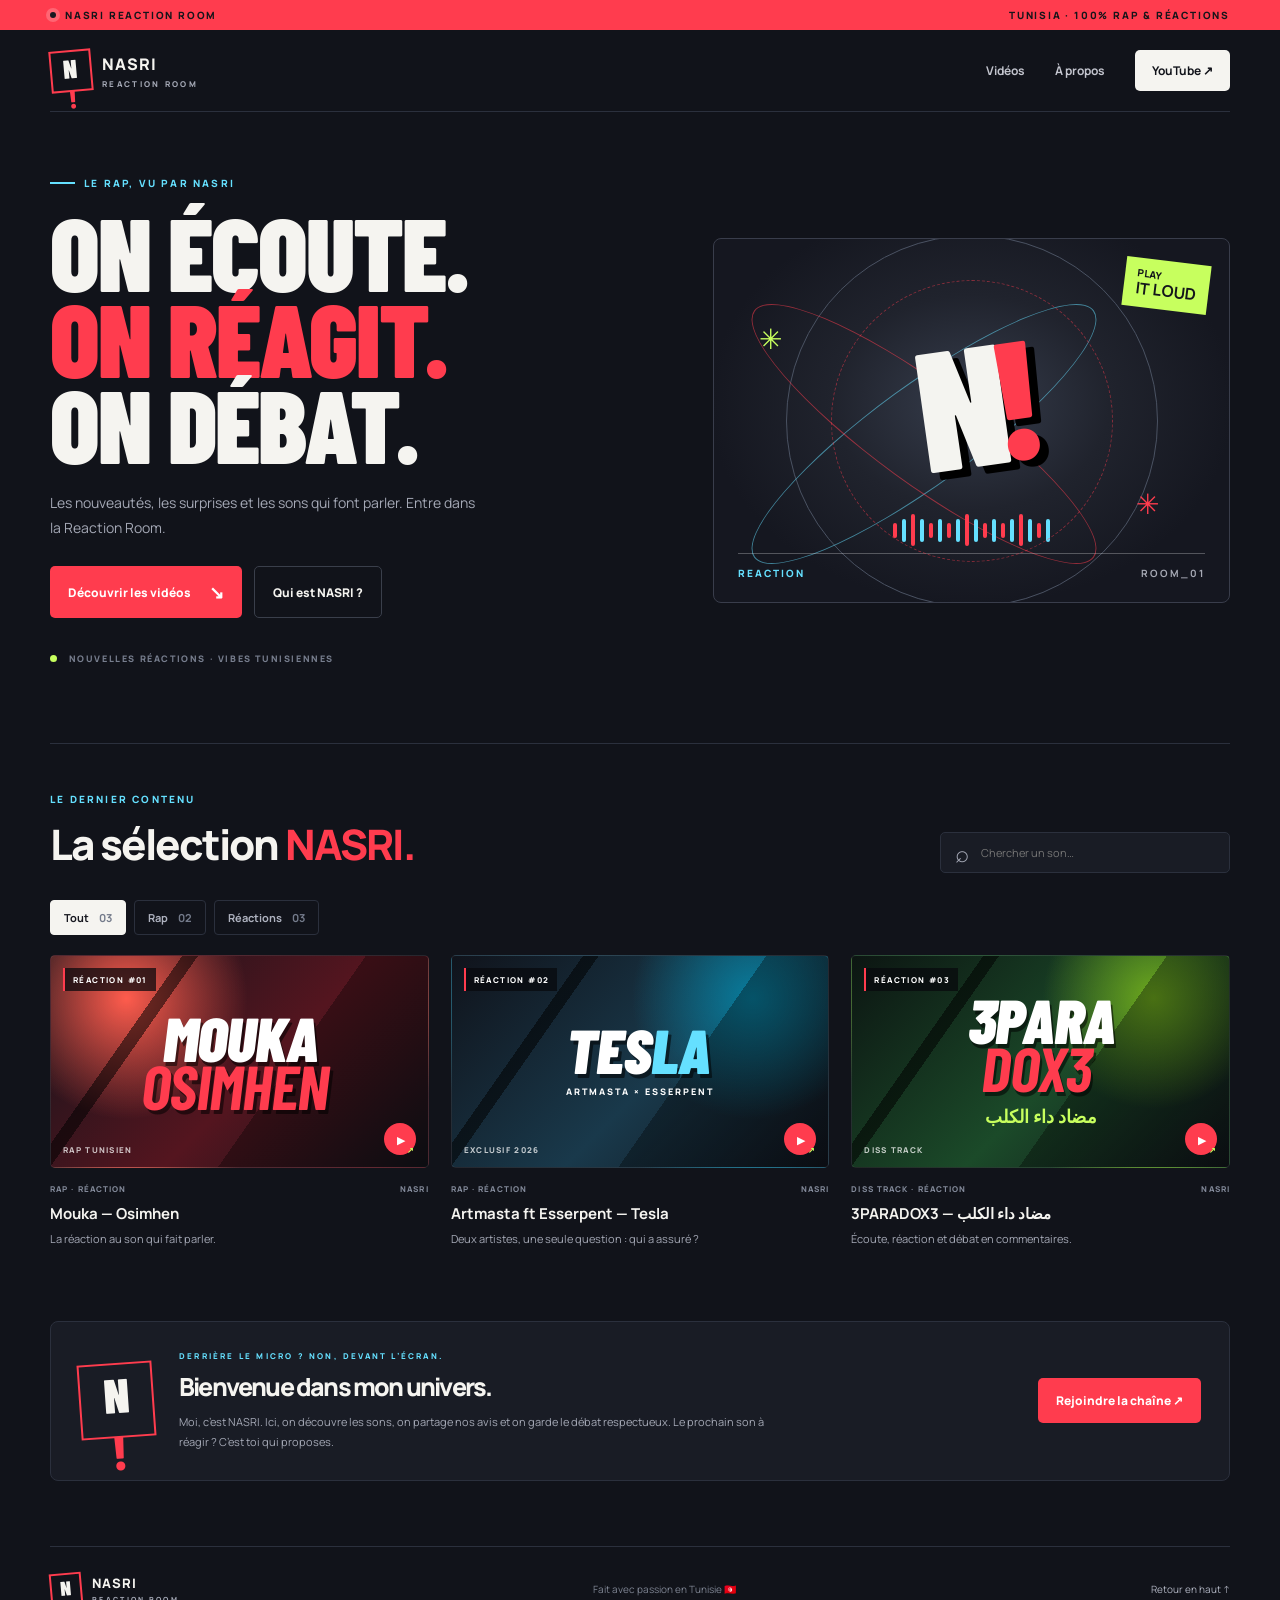
<file: nasri-reaction-site/index.html>
<!doctype html>
<html lang="fr">
<head>
  <meta charset="utf-8">
  <meta name="viewport" content="width=device-width, initial-scale=1">
  <meta name="theme-color" content="#11131a">
  <meta name="description" content="Retrouve les réactions, découvertes rap et vidéos de NASRI.">
  <title>NASRI — Reaction Room</title>
 
  <meta name="google-site-verification" content="R5qi1-dguLxmzAJ6p6Pz__iTw4wp8knarH4AMk40Jnc" />
</head>

  <link rel="stylesheet" href="style.css">
</head>
<body>
  <div class="topline"><span class="pulse"></span> NASRI REACTION ROOM <span class="topline-right">TUNISIA · 100% RAP & RÉACTIONS</span></div>
  <header class="nav wrap">
    <a class="brand" href="#top" aria-label="NASRI accueil"><span class="brand-mark">N<span>!</span></span><span>NASRI<small>REACTION ROOM</small></span></a>
    <nav><a href="#videos">Vidéos</a><a href="#about">À propos</a><a class="nav-cta" href="https://www.youtube.com/" target="_blank" rel="noreferrer">YouTube ↗</a></nav>
  </header>

  <main id="top" class="wrap">
    <section class="hero">
      <div class="hero-copy">
        <p class="eyebrow"><span class="eyebrow-line"></span> LE RAP, VU PAR NASRI</p>
        <h1>On écoute.<br><em>On réagit.</em><br>On débat.</h1>
        <p class="hero-text">Les nouveautés, les surprises et les sons qui font parler. Entre dans la Reaction Room.</p>
        <div class="hero-actions"><a class="button button-primary" href="#videos">Découvrir les vidéos <span>↘</span></a><a class="button button-quiet" href="#about">Qui est NASRI ?</a></div>
        <div class="hero-note"><span class="note-dot"></span> NOUVELLES RÉACTIONS · VIBES TUNISIENNES</div>
      </div>
      <div class="hero-art" aria-label="Illustration graphique NASRI">
        <div class="art-orbit orbit-one"></div><div class="art-orbit orbit-two"></div>
        <div class="art-sticker">PLAY<br><b>IT LOUD</b></div>
        <div class="art-big">N<span>!</span></div>
        <div class="art-caption"><span>REACTION</span><strong>ROOM_01</strong></div>
        <div class="art-bars"><i></i><i></i><i></i><i></i><i></i><i></i><i></i><i></i><i></i><i></i><i></i><i></i><i></i><i></i><i></i><i></i><i></i><i></i></div>
        <span class="art-cross cross-one">✳</span><span class="art-cross cross-two">✳</span>
      </div>
    </section>

    <section id="videos" class="videos-section">
      <div class="section-heading"><div><p class="eyebrow">LE DERNIER CONTENU</p><h2>La sélection <span>NASRI.</span></h2></div><label class="search-box"><span>⌕</span><input id="search" type="search" placeholder="Chercher un son…" aria-label="Chercher une vidéo"></label></div>
      <div class="filters" role="group" aria-label="Filtrer les vidéos"><button class="filter active" data-filter="all">Tout <b>03</b></button><button class="filter" data-filter="rap">Rap <b>02</b></button><button class="filter" data-filter="reaction">Réactions <b>03</b></button></div>
      <div class="video-grid" id="videoGrid">
        <article class="video-card" data-category="rap reaction" data-search="mouka osimhen reaction rap">
          <a class="thumb thumb-red" href="https://www.youtube.com/" target="_blank" rel="noreferrer" aria-label="Ouvrir la vidéo Mouka Osimhen sur YouTube"><span class="thumb-label">RÉACTION #01</span><span class="thumb-title">MOUKA<br><b>OSIMHEN</b></span><span class="play">▶</span><span class="thumb-foot">RAP TUNISIEN <i>↗</i></span></a>
          <div class="card-meta"><span>RAP · RÉACTION</span><span>NASRI</span></div><h3>Mouka — Osimhen</h3><p>La réaction au son qui fait parler.</p>
        </article>
        <article class="video-card" data-category="rap reaction" data-search="artmasta esserpen tesla reaction">
          <a class="thumb thumb-blue" href="https://www.youtube.com/" target="_blank" rel="noreferrer" aria-label="Ouvrir la vidéo Tesla sur YouTube"><span class="thumb-label">RÉACTION #02</span><span class="thumb-title">TES<span class="blue-accent">LA</span></span><span class="thumb-sub">ARTMASTA × ESSERPENT</span><span class="play">▶</span><span class="thumb-foot">EXCLUSIF 2026 <i>↗</i></span></a>
          <div class="card-meta"><span>RAP · RÉACTION</span><span>NASRI</span></div><h3>Artmasta ft Esserpent — Tesla</h3><p>Deux artistes, une seule question : qui a assuré ?</p>
        </article>
        <article class="video-card" data-category="reaction" data-search="3paradox3 مضاد داء الكلب diss track">
          <a class="thumb thumb-green" href="https://www.youtube.com/" target="_blank" rel="noreferrer" aria-label="Ouvrir la vidéo 3PARADOX3 sur YouTube"><span class="thumb-label">RÉACTION #03</span><span class="thumb-title">3PARA<br><b>DOX3</b></span><span class="thumb-sub arabic" lang="ar" dir="rtl">مضاد داء الكلب</span><span class="play">▶</span><span class="thumb-foot">DISS TRACK <i>↗</i></span></a>
          <div class="card-meta"><span>DISS TRACK · RÉACTION</span><span>NASRI</span></div><h3>3PARADOX3 — مضاد داء الكلب</h3><p>Écoute, réaction et débat en commentaires.</p>
        </article>
      </div>
      <p class="empty-state" id="emptyState" hidden>Aucune vidéo trouvée. Essaie un autre mot-clé.</p>
    </section>

    <section id="about" class="about-band"><div class="about-mark">N<span>!</span></div><div><p class="eyebrow">DERRIÈRE LE MICRO ? NON, DEVANT L’ÉCRAN.</p><h2>Bienvenue dans mon univers.</h2><p>Moi, c’est NASRI. Ici, on découvre les sons, on partage nos avis et on garde le débat respectueux. Le prochain son à réagir ? C’est toi qui proposes.</p></div><a class="button button-primary" href="https://www.youtube.com/" target="_blank" rel="noreferrer">Rejoindre la chaîne ↗</a></section>
  </main>
  <footer class="wrap footer"><a class="brand footer-brand" href="#top"><span class="brand-mark">N<span>!</span></span><span>NASRI<small>REACTION ROOM</small></span></a><span>Fait avec passion en Tunisie 🇹🇳</span><a href="#top">Retour en haut ↑</a></footer>
  <script src="script.js"></script>
</body>
</html>
</file>
<file: nasri-reaction-site/style.css>
@import url('https://fonts.googleapis.com/css2?family=Barlow+Condensed:wght@600;700;800;900&family=Manrope:wght@400;500;600;700;800&display=swap');
:root{--bg:#11131a;--panel:#191c25;--panel2:#202430;--text:#f5f4f0;--muted:#a4a8b5;--red:#ff3c4e;--blue:#65e0ff;--lime:#c7ff5e;--line:#2b303d}*{box-sizing:border-box}html{scroll-behavior:smooth}body{margin:0;background:var(--bg);color:var(--text);font-family:Manrope,Arial,sans-serif}.topline{height:30px;background:var(--red);color:#15151a;font-size:10px;font-weight:800;letter-spacing:1.8px;padding:8px max(calc((100% - 1180px)/2),22px);display:flex;gap:9px;align-items:center}.pulse{width:6px;height:6px;background:#171820;border-radius:50%;box-shadow:0 0 0 4px #ffffff35}.topline-right{margin-left:auto}.wrap{width:min(1180px,calc(100% - 44px));margin-inline:auto}.nav{height:82px;display:flex;align-items:center;justify-content:space-between;border-bottom:1px solid var(--line)}.brand{display:flex;align-items:center;gap:10px;text-decoration:none;color:var(--text);font-weight:900;letter-spacing:1px;font-size:16px}.brand small{display:block;color:var(--muted);font-size:8px;letter-spacing:2.3px;margin-top:3px}.brand-mark{display:grid;place-items:center;width:42px;height:42px;border:2px solid var(--red);font-family:'Barlow Condensed',sans-serif;font-size:26px;font-weight:900;transform:rotate(-5deg)}.brand-mark span,.about-mark span,.art-big span{color:var(--red)}nav{display:flex;align-items:center;gap:30px}nav a{color:#c3c5ce;text-decoration:none;font-size:12px;font-weight:700}nav a:hover,footer a:hover{color:var(--blue)}nav .nav-cta{background:var(--text);color:#11131a;padding:12px 17px;border-radius:5px}.hero{display:grid;grid-template-columns:1fr .85fr;gap:55px;align-items:center;padding:64px 0 78px}.eyebrow{font-size:10px;font-weight:800;letter-spacing:2.2px;color:var(--blue);display:flex;align-items:center;gap:9px;margin:0 0 18px}.eyebrow-line{width:25px;height:2px;background:var(--blue)}h1,h2,h3,p{margin-top:0}h1{font-family:'Barlow Condensed',Impact,sans-serif;font-size:clamp(60px,8vw,104px);line-height:.84;letter-spacing:-2px;margin:0 0 24px;font-weight:900;text-transform:uppercase}h1 em{font-style:normal;color:var(--red)}.hero-text{max-width:430px;color:var(--muted);font-size:14px;line-height:1.8}.hero-actions{display:flex;gap:12px;flex-wrap:wrap;margin-top:26px}.button{display:inline-flex;align-items:center;justify-content:center;gap:18px;padding:14px 18px;border-radius:5px;font-size:12px;font-weight:800;text-decoration:none;transition:transform .2s,background .2s}.button:hover{transform:translateY(-2px)}.button-primary{background:var(--red);color:white}.button-primary span{font-size:18px}.button-quiet{color:var(--text);border:1px solid #3a3f4b}.hero-note{margin-top:34px;color:#777e8e;font-size:9px;letter-spacing:1.6px;font-weight:800}.note-dot{display:inline-block;width:7px;height:7px;background:var(--lime);border-radius:50%;margin-right:8px}.hero-art{height:365px;position:relative;overflow:hidden;border:1px solid #393d4b;border-radius:8px;background:radial-gradient(ellipse at 50% 45%,#363d4c 0,#20232d 38%,#151720 72%)}.hero-art:before,.hero-art:after{content:'';position:absolute;width:370px;height:370px;border:1px solid #4a5262;border-radius:50%;left:50%;top:50%;transform:translate(-50%,-50%)}.hero-art:after{width:280px;height:280px;border-style:dashed;border-color:#ff3c4e77}.art-orbit{position:absolute;width:420px;height:100px;border:1px solid #65e0ff88;transform:rotate(-36deg);border-radius:50%;left:0;top:40%}.orbit-two{transform:rotate(36deg);border-color:#ff3c4e88}.art-big{position:absolute;left:50%;top:44%;transform:translate(-50%,-50%) rotate(-8deg);font-family:'Barlow Condensed',sans-serif;font-size:170px;font-weight:900;letter-spacing:-15px;text-shadow:8px 8px 0 #000;color:#f4f4f0}.art-sticker{position:absolute;right:20px;top:22px;background:var(--lime);color:#14161b;padding:9px 12px;font-size:10px;font-weight:900;line-height:1.2;transform:rotate(7deg);z-index:2}.art-sticker b{font-size:16px}.art-caption{position:absolute;bottom:22px;left:24px;right:24px;display:flex;justify-content:space-between;border-top:1px solid #ffffff44;padding-top:12px;font-size:10px;letter-spacing:2px}.art-caption span{color:var(--blue);font-weight:800}.art-caption strong{color:#a7aab5}.art-bars{position:absolute;bottom:54px;left:25%;right:25%;height:36px;display:flex;align-items:center;justify-content:center;gap:5px}.art-bars i{display:block;width:4px;background:var(--red);border-radius:3px;height:15px}.art-bars i:nth-child(3n){height:32px}.art-bars i:nth-child(2n){height:23px;background:var(--blue)}.art-cross{position:absolute;color:var(--lime);font-size:28px}.cross-one{top:80px;left:45px}.cross-two{right:70px;bottom:80px;color:var(--red)}.videos-section{padding:48px 0 72px;border-top:1px solid var(--line)}.section-heading{display:flex;align-items:end;justify-content:space-between;gap:20px}.section-heading .eyebrow{margin-bottom:9px}h2{font-size:clamp(28px,4vw,42px);letter-spacing:-1.8px;margin-bottom:0;font-weight:800}h2 span{color:var(--red)}.search-box{display:flex;align-items:center;gap:10px;width:min(290px,100%);padding:11px 14px;border:1px solid var(--line);background:var(--panel);border-radius:5px;color:var(--muted)}.search-box span{font-size:24px;line-height:15px}.search-box input{width:100%;border:0;outline:0;background:transparent;color:var(--text);font:inherit;font-size:11px}.filters{display:flex;gap:8px;margin:27px 0 20px}.filter{border:1px solid var(--line);background:transparent;color:#aeb2bf;padding:9px 13px;border-radius:4px;font:700 11px Manrope;cursor:pointer}.filter b{color:#747b8b;margin-left:8px}.filter.active{background:var(--text);border-color:var(--text);color:#171820}.video-grid{display:grid;grid-template-columns:repeat(3,minmax(0,1fr));gap:22px}.video-card{min-width:0}.thumb{position:relative;display:flex;flex-direction:column;justify-content:center;align-items:center;aspect-ratio:16/9;overflow:hidden;border-radius:5px;text-decoration:none;color:white;border:1px solid #ffffff16;isolation:isolate}.thumb:before{content:'';position:absolute;inset:0;background:linear-gradient(125deg,transparent 25%,#0008 25% 28%,transparent 28% 60%,#0005 60%);z-index:-1}.thumb-red{background:radial-gradient(circle at 20% 20%,#ff5c4d 0,transparent 35%),linear-gradient(135deg,#14141b,#54151f 55%,#11131a)}.thumb-blue{background:radial-gradient(circle at 80% 20%,#087c9c 0,transparent 35%),linear-gradient(135deg,#10131b,#19394b 55%,#10131b)}.thumb-green{background:radial-gradient(circle at 80% 20%,#6da81d 0,transparent 32%),linear-gradient(135deg,#0c1512,#1b4a29 55%,#10131a)}.thumb-label{position:absolute;top:12px;left:12px;font-size:8px;letter-spacing:1.4px;font-weight:900;background:#08090dbb;padding:6px 8px;border-left:2px solid var(--red)}.thumb-title{font-family:'Barlow Condensed',Impact,sans-serif;font-weight:900;font-size:clamp(35px,5vw,62px);line-height:.77;letter-spacing:-1px;text-align:center;transform:skew(-7deg);text-shadow:3px 4px 0 #0008}.thumb-title b{color:var(--red)}.blue-accent{color:var(--blue)}.thumb-sub{margin-top:12px;font-size:9px;font-weight:800;letter-spacing:2px}.arabic{font-size:18px;letter-spacing:0;color:var(--lime)}.play{position:absolute;right:12px;bottom:12px;display:grid;place-items:center;width:32px;height:32px;border-radius:50%;background:var(--red);font-size:11px;padding-left:2px}.thumb-foot{position:absolute;left:12px;right:12px;bottom:12px;font-size:8px;letter-spacing:1.3px;font-weight:800;color:#ffffffbd}.thumb-foot i{float:right;color:var(--lime);font-style:normal}.card-meta{display:flex;justify-content:space-between;gap:8px;color:#828999;font-size:8px;letter-spacing:1.1px;font-weight:800;margin-top:15px}.video-card h3{font-size:15px;line-height:1.4;margin:9px 0 6px}.video-card p{font-size:11px;color:var(--muted);line-height:1.7;margin-bottom:0}.empty-state{color:var(--muted);padding:30px 0}.about-band{display:flex;align-items:center;gap:25px;background:var(--panel);border:1px solid var(--line);border-radius:8px;padding:28px;margin:0 0 65px}.about-mark{flex:0 0 75px;width:75px;height:75px;display:grid;place-items:center;border:2px solid var(--red);font:900 48px 'Barlow Condensed';transform:rotate(-4deg)}.about-band>div:nth-child(2){flex:1}.about-band .eyebrow{margin-bottom:8px;font-size:8px}.about-band h2{font-size:25px;margin-bottom:8px}.about-band p:not(.eyebrow){max-width:600px;color:var(--muted);font-size:11px;line-height:1.8;margin-bottom:0}.about-band .button{white-space:nowrap}.footer{min-height:85px;border-top:1px solid var(--line);display:flex;align-items:center;justify-content:space-between;gap:20px;color:#7e8492;font-size:10px}.footer a{color:#aeb2bf;text-decoration:none}.footer-brand{color:var(--text)!important;font-size:13px}.footer-brand .brand-mark{width:32px;height:32px;font-size:20px}.footer-brand small{font-size:7px}
@media(max-width:760px){.topline-right{display:none}.nav{height:70px}nav{gap:13px}nav a{font-size:10px}nav a:first-child,nav a:nth-child(2){display:none}.hero{grid-template-columns:1fr;gap:34px;padding:45px 0 55px}.hero-art{height:300px;grid-row:1}.art-big{font-size:140px}.section-heading{align-items:flex-start;flex-direction:column}.search-box{width:100%}.video-grid{grid-template-columns:repeat(2,minmax(0,1fr));gap:18px}.about-band{flex-wrap:wrap;padding:20px}.about-mark{flex-basis:55px;width:55px;height:55px;font-size:36px}.about-band>div:nth-child(2){min-width:calc(100% - 90px)}.about-band .button{margin-left:80px}.footer{flex-wrap:wrap;padding:20px 0}.footer>span{order:3;width:100%}}@media(max-width:470px){.wrap{width:calc(100% - 28px)}.video-grid{grid-template-columns:1fr}.thumb-title{font-size:70px}.hero-art{height:270px}.art-big{font-size:130px}.hero-actions .button{flex:1}.about-band h2{font-size:22px}.about-band .button{margin-left:0}.topline{padding-inline:14px}}
</file>
